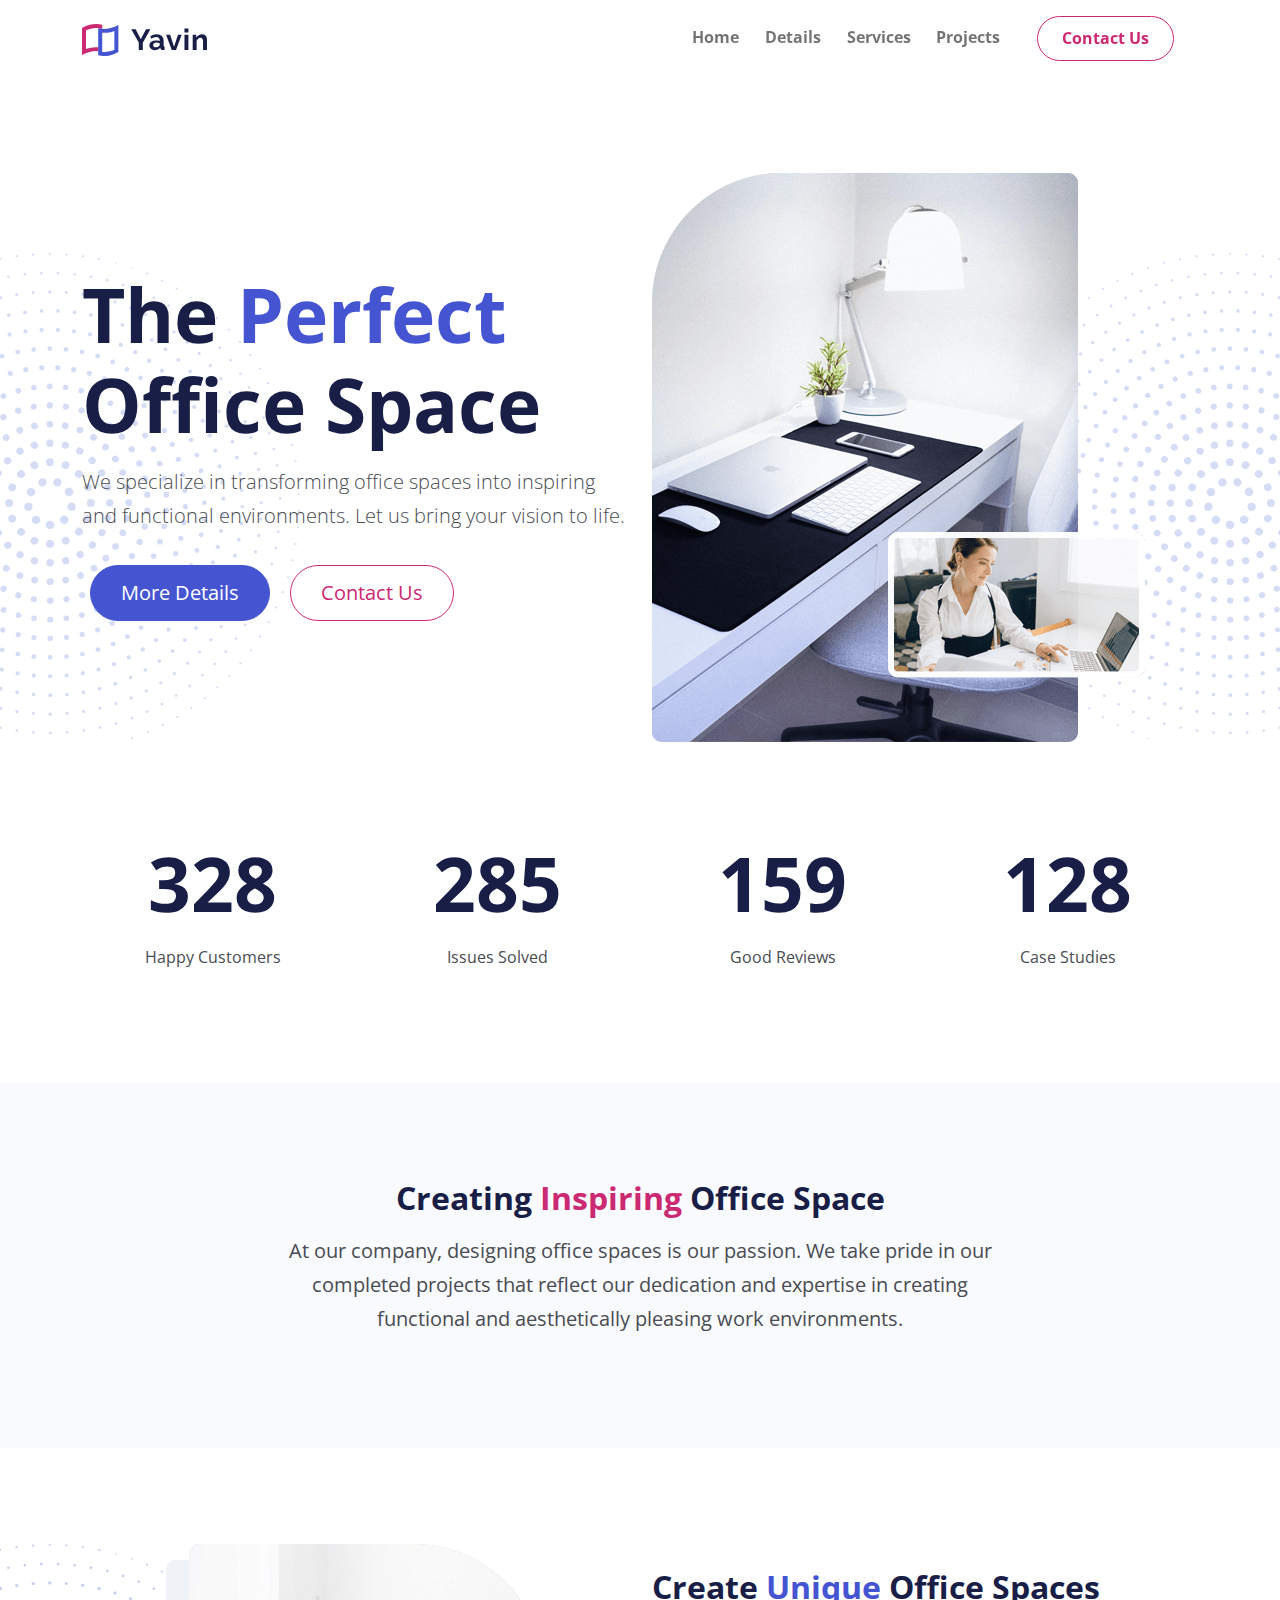
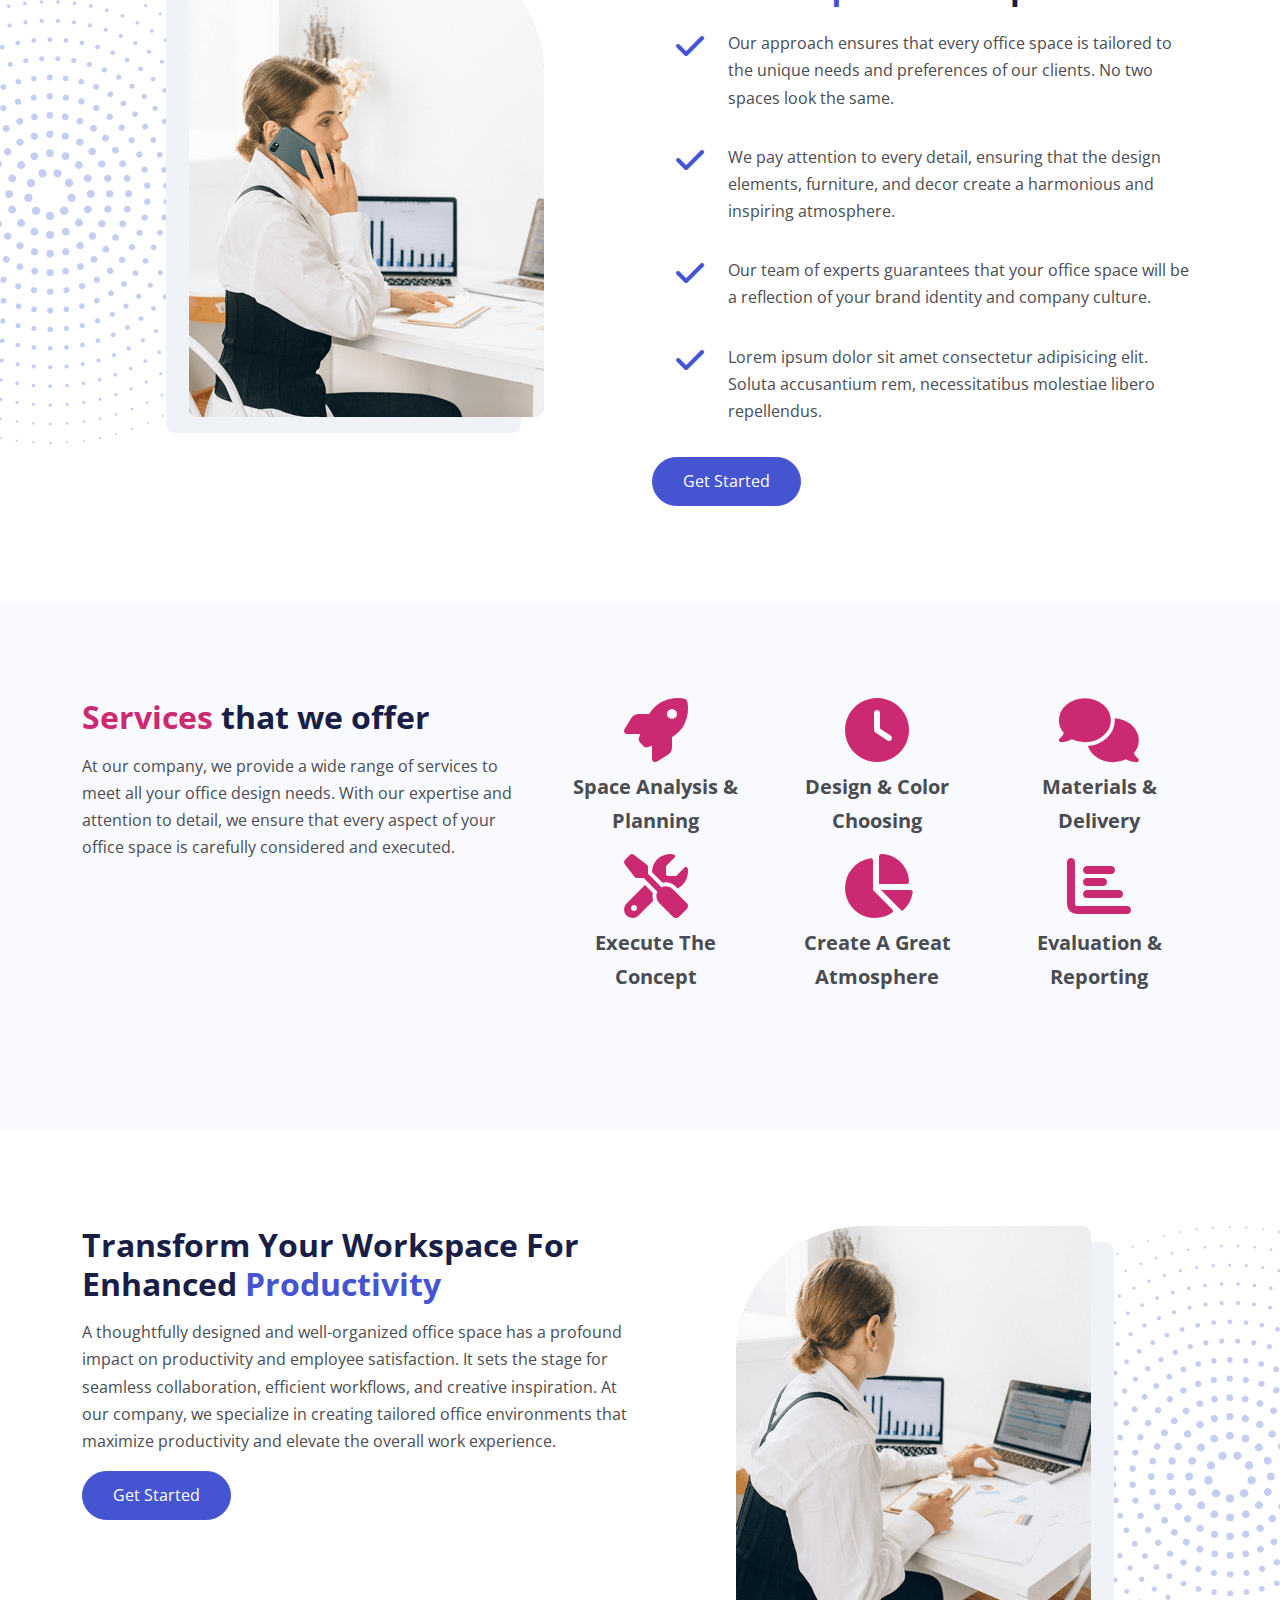
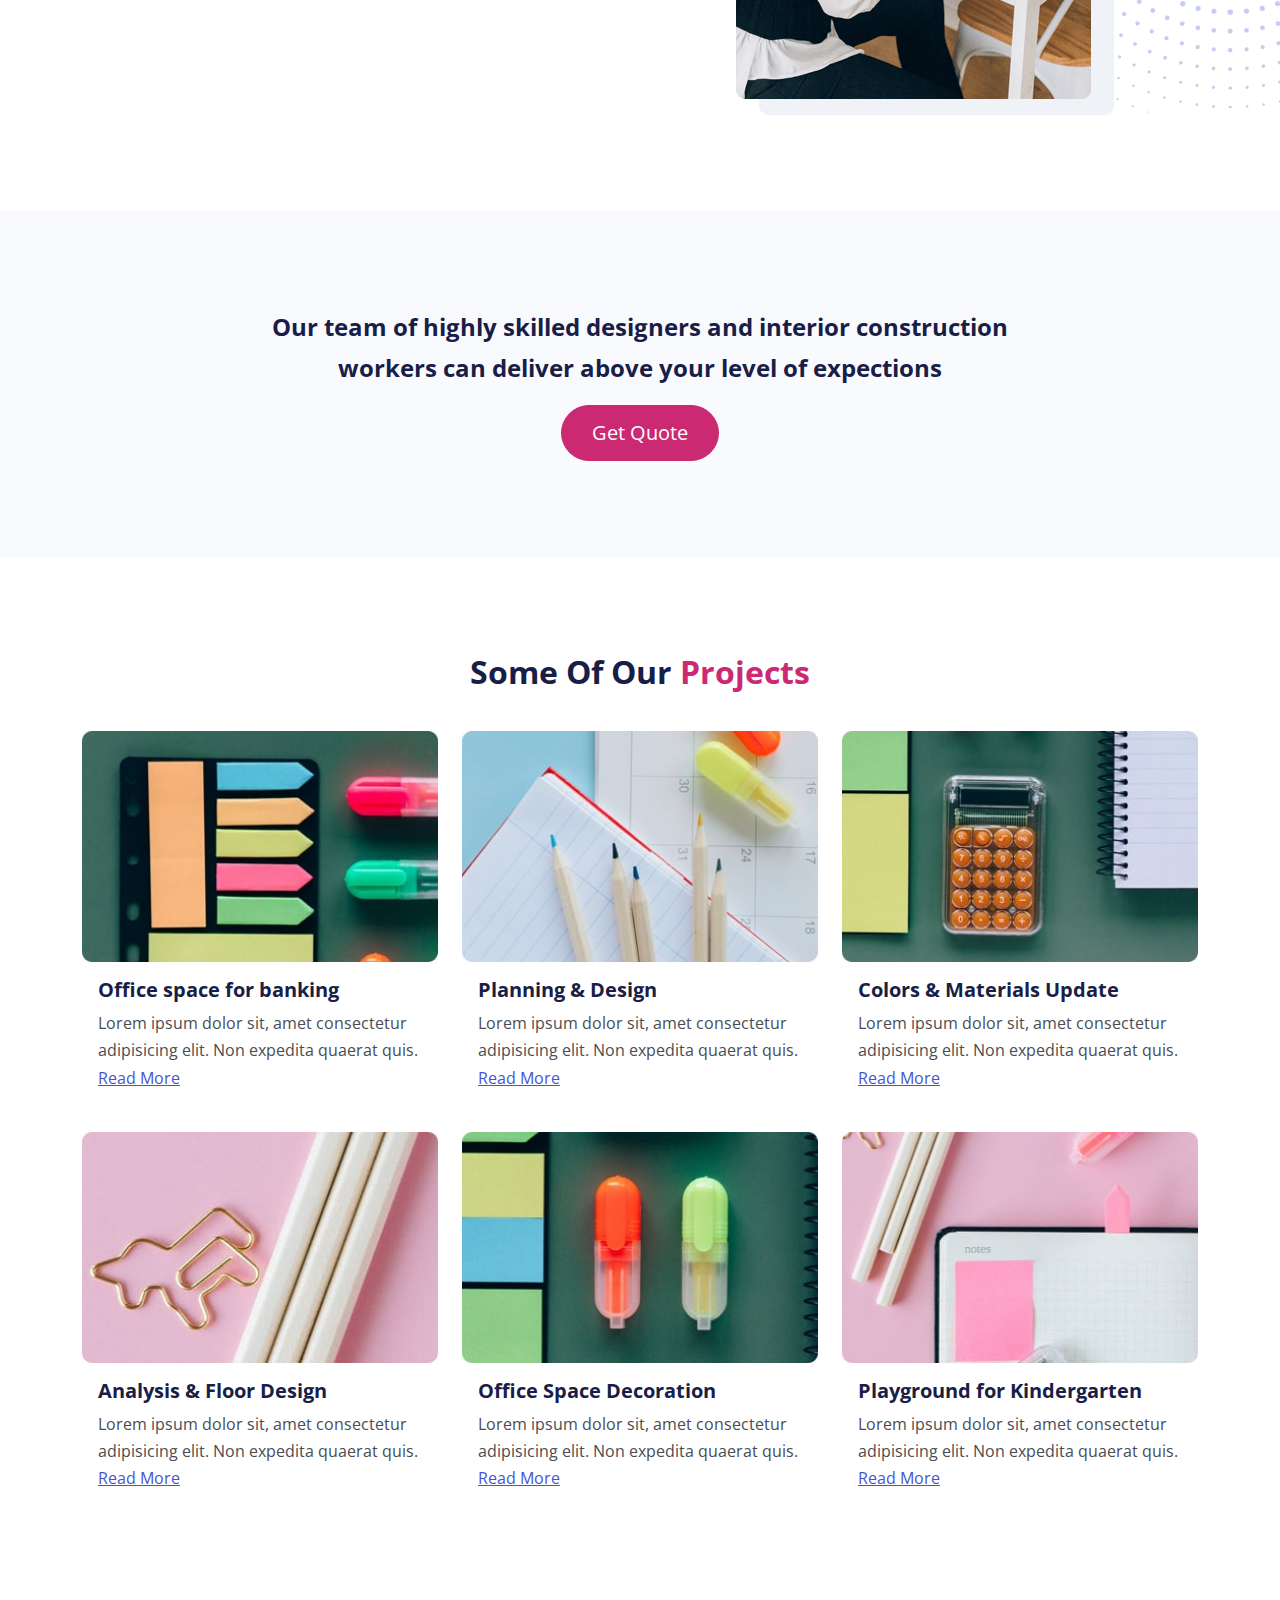
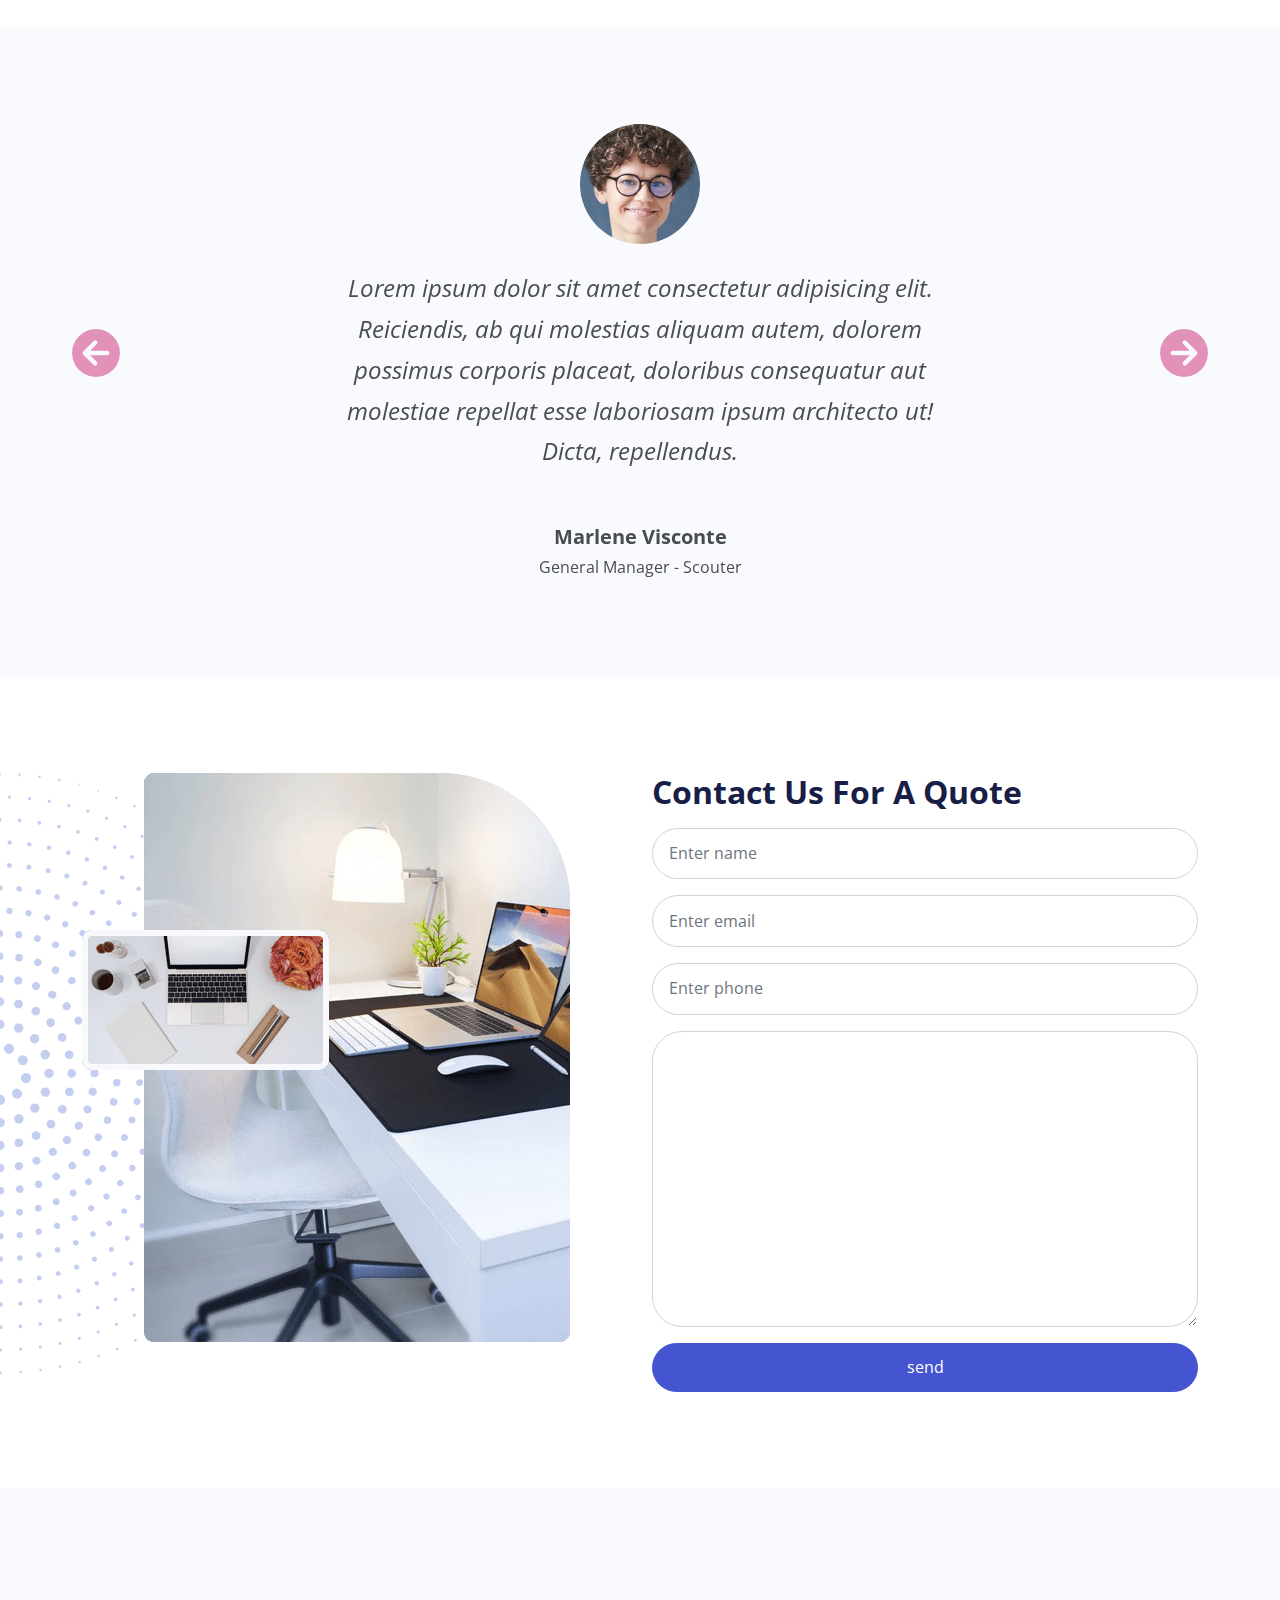
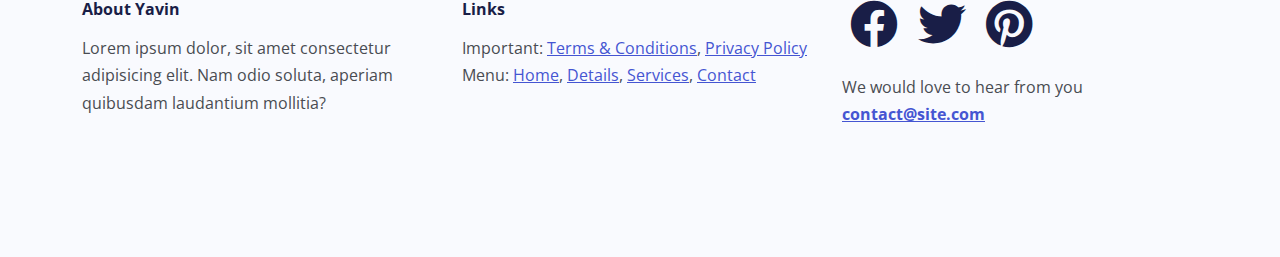
<file: index.html>
<!DOCTYPE html>
<html lang="en">
  <head>
    <meta charset="UTF-8" />
    <meta http-equiv="X-UA-Compatible" content="IE=edge" />
    <meta name="viewport" content="width=device-width, initial-scale=1.0" />
    <link rel="preconnect" href="https://fonts.googleapis.com" />
    <link rel="preconnect" href="https://fonts.gstatic.com" crossorigin />
    <link
      href="https://fonts.googleapis.com/css2?family=Open+Sans:wght@300;400;500;600;700&display=swap"
      rel="stylesheet"
    />
    <link rel="stylesheet" href="css/font-awesome.css" />
    <link rel="stylesheet" href="css/bootstrap.css" />
    <link rel="stylesheet" href="css/styles.css" />
    <link rel="icon" href="images/favicon.png" />
    <title>Yavin Office Design</title>
  </head>
  <body>
    <!-- NAVIGATION -->
    <nav class="navbar navbar-expand-lg sticky-top navbar-light">
      <div class="container">
        <a class="navbar-brand" href="#">
          <img src="images/logo.svg" alt="yavin logo" width="125" />
        </a>
        <button
          class="navbar-toggler"
          type="button"
          data-bs-toggle="collapse"
          data-bs-target="#navbarNavDropdown"
          aria-controls="navbarNavDropdown"
          aria-expanded="false"
          aria-label="Toggle navigation"
        >
          <span class="navbar-toggler-icon"></span>
        </button>
        <div class="collapse navbar-collapse" id="navbarNavDropdown">
          <ul class="navbar-nav ms-auto">
            <li class="nav-item">
              <a href="#" class="nav-link" aria-current="page">Home</a>
            </li>
            <li class="nav-item">
              <a href="#" class="nav-link">Details</a>
            </li>
            <li class="nav-item">
              <a href="#details" class="nav-link">Services</a>
            </li>
            <li class="nav-item">
              <a href="#servcies" class="nav-link">Projects</a>
            </li>
            <li class="nav-item">
              <a
                href="#contact"
                class="nav-link btn btn-outline-secondary px-4 mx-4"
                >Contact Us</a
              >
            </li>
          </ul>
        </div>
      </div>
    </nav>

    <!-- HEADER -->
    <header class="header position-relative mt-6 overflow-hidden">
      <img
        src="images/decoration-star.svg"
        alt=""
        class="decoration-star position-absolute"
      />
      <img
        src="images/decoration-star.svg"
        alt=""
        class="decoration-star-2 position-absolute"
      />
      <div class="container position-relative z-3">
        <div class="row">
          <div class="col-lg-6">
            <div class="mt-6">
              <h1 class="xl-text">
                The <span class="text-primary">Perfect</span> Office Space
              </h1>
              <p class="lead mb-4">
                We specialize in transforming office spaces into inspiring and
                functional environments. Let us bring your vision to life.
              </p>
              <a href="#introduction" class="btn btn-primary btn-lg m-2">
                More Details
              </a>
              <a href="#contact" class="btn btn-outline-secondary btn-lg m-2">
                Contact Us
              </a>
            </div>
          </div>
          <div class="col-lg-6">
            <div class="image-container">
              <img src="images/header.png" alt="" class="img-fluid" />
            </div>
          </div>
        </div>
      </div>
    </header>

    <!-- Stats -->
    <section id="stats" class="stats container">
      <div class="row my-6">
        <div class="col-md-3 col-sm-6 text-center">
          <h2 class="counter xl-text" data-target="328"></h2>
          <p>Happy Customers</p>
        </div>

        <div class="col-md-3 col-sm-6 text-center">
          <h2 class="counter xl-text" data-target="285"></h2>
          <p>Issues Solved</p>
        </div>

        <div class="col-md-3 col-sm-6 text-center">
          <h2 class="counter xl-text" data-target="159"></h2>
          <p>Good Reviews</p>
        </div>

        <div class="col-md-3 col-sm-6 text-center">
          <h2 class="counter xl-text" data-target="128"></h2>
          <p>Case Studies</p>
        </div>
      </div>
    </section>

    <!-- Introduction -->
    <section id="introduction" class="intro bg-light py-6">
      <div class="container">
        <div class="row">
          <div class="col-lg-8 offset-lg-2 text-center">
            <h2>
              Creating <span class="text-secondary">Inspiring</span> Office
              Space
            </h2>
            <p class="fs-5">
              At our company, designing office spaces is our passion. We take
              pride in our completed projects that reflect our dedication and
              expertise in creating functional and aesthetically pleasing work
              environments.
            </p>
          </div>
        </div>
      </div>
    </section>

    <!-- Details 1 -->
    <section
      id="details"
      class="details position-relative my-6 overflow-hidden"
    >
      <img
        src="images/decoration-star.svg"
        class="decoration-star position-absolute"
        alt=""
      />
      <div class="container position-relative z-3">
        <div class="row">
          <div class="col-lg-6">
            <div class="image-container d-flex justify-content-center">
              <img src="images/details-1.png" class="img-fluid" alt="" />
            </div>
          </div>
          <div class="col-lg-6">
            <div class="mt-4">
              <h2 class="mb-4">
                Create <span class="text-primary">Unique</span> Office Spaces
              </h2>
              <ul class="list-unstyled">
                <li class="d-flex mb-3">
                  <i class="fas fa-check text-primary fa-2x mx-4"></i>
                  <p>
                    Our approach ensures that every office space is tailored to
                    the unique needs and preferences of our clients. No two
                    spaces look the same.
                  </p>
                </li>
                <li class="d-flex mb-3">
                  <i class="fas fa-check text-primary fa-2x mx-4"></i>
                  <p>
                    We pay attention to every detail, ensuring that the design
                    elements, furniture, and decor create a harmonious and
                    inspiring atmosphere.
                  </p>
                </li>
                <li class="d-flex mb-3">
                  <i class="fas fa-check text-primary fa-2x mx-4"></i>
                  <p>
                    Our team of experts guarantees that your office space will
                    be a reflection of your brand identity and company culture.
                  </p>
                </li>
                <li class="d-flex mb-3">
                  <i class="fas fa-check text-primary fa-2x mx-4"></i>
                  <p>
                    Lorem ipsum dolor sit amet consectetur adipisicing elit.
                    Soluta accusantium rem, necessitatibus molestiae libero
                    repellendus.
                  </p>
                </li>
              </ul>
              <a href="article.html" class="btn btn-primary">Get Started</a>
            </div>
          </div>
        </div>
      </div>
    </section>

    <!-- Services -->
    <section id="services" class="services bg-light py-6">
      <div class="container">
        <div class="row">
          <div class="col-lg-5">
            <div class="text-container text-center text-lg-start">
              <h2>
                <span class="text-secondary">Services</span> that we offer
              </h2>
              <p>
                At our company, we provide a wide range of services to meet all
                your office design needs. With our expertise and attention to
                detail, we ensure that every aspect of your office space is
                carefully considered and executed.
              </p>
            </div>
          </div>
          <div class="col-lg-7">
            <div class="row mb-4">
              <div
                class="col-md-4 d-flex flex-column align-items-center text-center"
              >
                <i class="fas fa-rocket fa-4x text-secondary mb-2"></i>
                <p class="fs-5 fw-bold">Space Analysis &amp; Planning</p>
              </div>
              <div
                class="col-md-4 d-flex flex-column align-items-center text-center"
              >
                <i class="fas fa-clock fa-4x text-secondary mb-2"></i>
                <p class="fs-5 fw-bold">Design &amp; Color Choosing</p>
              </div>
              <div
                class="col-md-4 d-flex flex-column align-items-center text-center"
              >
                <i class="fas fa-comments fa-4x text-secondary mb-2"></i>
                <p class="fs-5 fw-bold">Materials &amp; Delivery</p>
              </div>
              <div
                class="col-md-4 d-flex flex-column align-items-center text-center"
              >
                <i class="fas fa-tools fa-4x text-secondary mb-2"></i>
                <p class="fs-5 fw-bold">Execute The Concept</p>
              </div>
              <div
                class="col-md-4 d-flex flex-column align-items-center text-center"
              >
                <i class="fas fa-chart-pie fa-4x text-secondary mb-2"></i>
                <p class="fs-5 fw-bold">Create A Great Atmosphere</p>
              </div>
              <div
                class="col-md-4 d-flex flex-column align-items-center text-center"
              >
                <i class="fas fa-chart-bar fa-4x text-secondary mb-2"></i>
                <p class="fs-5 fw-bold">Evaluation &amp; Reporting</p>
              </div>
            </div>
          </div>
        </div>
      </div>
    </section>

    <!-- Details 2 -->
    <section class="details-2 position-relative my-6 overflow-hidden">
      <img
        src="images/decoration-star.svg"
        class="decoration-star position-absolute"
        alt=""
      />
      <div class="container position-relative z-3">
        <div class="row">
          <div class="col-lg-6">
            <div class="text-container text-center text-lg-start mb-4">
              <h2>
                Transform Your Workspace For Enhanced
                <span class="text-primary">Productivity</span>
              </h2>
              <p>
                A thoughtfully designed and well-organized office space has a
                profound impact on productivity and employee satisfaction. It
                sets the stage for seamless collaboration, efficient workflows,
                and creative inspiration. At our company, we specialize in
                creating tailored office environments that maximize productivity
                and elevate the overall work experience.
              </p>
              <a href="article.html" class="btn btn-primary">Get Started</a>
            </div>
          </div>
          <div class="col-lg-6">
            <div class="image-container d-flex justify-content-center">
              <img src="images/details-2.png" class="img-fluid" alt="" />
            </div>
          </div>
        </div>
      </div>
    </section>

    <!-- Quote -->
    <section class="get-quote bg-light py-6 text-center">
      <div class="container">
        <div class="row">
          <div class="col-lg-8 offset-lg-2">
            <h4 class="lh-base">
              Our team of highly skilled designers and interior construction
              workers can deliver above your level of expections
            </h4>
            <a href="#contact" class="btn btn-secondary btn-lg">Get Quote</a>
          </div>
        </div>
      </div>
    </section>

    <!-- Projects -->
    <section id="projects" class="projects py-6">
      <div class="container">
        <h2 class="text-center pb-4">
          Some Of Our <span class="text-secondary">Projects</span>
        </h2>
        <!-- Projects Row 1-->
        <div class="row mb-4">
          <div class="col-md-4">
            <div class="card border-0">
              <img src="images/project-1.jpg" alt="" />
              <div class="card-body">
                <h5 class="card-title">Office space for banking</h5>
                <p class="card-text">
                  Lorem ipsum dolor sit, amet consectetur adipisicing elit. Non
                  expedita quaerat quis.
                  <a href="article.html">Read More</a>
                </p>
              </div>
            </div>
          </div>
          <div class="col-md-4">
            <div class="card border-0">
              <img src="images/project-2.jpg" alt="" />
              <div class="card-body">
                <h5 class="card-title">Planning &amp; Design</h5>
                <p class="card-text">
                  Lorem ipsum dolor sit, amet consectetur adipisicing elit. Non
                  expedita quaerat quis.
                  <a href="article.html">Read More</a>
                </p>
              </div>
            </div>
          </div>
          <div class="col-md-4">
            <div class="card border-0">
              <img src="images/project-3.jpg" alt="" />
              <div class="card-body">
                <h5 class="card-title">Colors &amp; Materials Update</h5>
                <p class="card-text">
                  Lorem ipsum dolor sit, amet consectetur adipisicing elit. Non
                  expedita quaerat quis.
                  <a href="article.html">Read More</a>
                </p>
              </div>
            </div>
          </div>
        </div>
        <!-- Projects Row 2-->
        <div class="row mb-4">
          <div class="col-md-4">
            <div class="card border-0">
              <img src="images/project-4.jpg" alt="" />
              <div class="card-body">
                <h5 class="card-title">Analysis &amp; Floor Design</h5>
                <p class="card-text">
                  Lorem ipsum dolor sit, amet consectetur adipisicing elit. Non
                  expedita quaerat quis.
                  <a href="article.html">Read More</a>
                </p>
              </div>
            </div>
          </div>
          <div class="col-md-4">
            <div class="card border-0">
              <img src="images/project-5.jpg" alt="" />
              <div class="card-body">
                <h5 class="card-title">Office Space Decoration</h5>
                <p class="card-text">
                  Lorem ipsum dolor sit, amet consectetur adipisicing elit. Non
                  expedita quaerat quis.
                  <a href="article.html">Read More</a>
                </p>
              </div>
            </div>
          </div>
          <div class="col-md-4">
            <div class="card border-0">
              <img src="images/project-6.jpg" alt="" />
              <div class="card-body">
                <h5 class="card-title">Playground for Kindergarten</h5>
                <p class="card-text">
                  Lorem ipsum dolor sit, amet consectetur adipisicing elit. Non
                  expedita quaerat quis.
                  <a href="article.html">Read More</a>
                </p>
              </div>
            </div>
          </div>
        </div>
      </div>
    </section>

    <!-- Testimonials -->
    <section id="testimonials" class="textimonials bg-light py-6">
      <div id="testimonialCarousel" class="carousel slide">
        <div class="carousel-inner">
          <!-- Slide 1 -->
          <div class="carousel-item active">
            <div
              class="d-flex flex-column justify-content-center align-items-center text-center"
            >
              <img
                src="images/testimonial-1.jpg"
                alt=""
                class="rounded-circle"
                width="120"
              />
              <p class="w-50 my-4 fst-italic fs-4 mb-4">
                Lorem ipsum dolor sit amet consectetur adipisicing elit.
                Reiciendis, ab qui molestias aliquam autem, dolorem possimus
                corporis placeat, doloribus consequatur aut molestiae repellat
                esse laboriosam ipsum architecto ut! Dicta, repellendus.
              </p>
              <div class="fw-bold fs-5 mt-4">Marlene Visconte</div>
              <div>General Manager - Scouter</div>
            </div>
          </div>
          <!-- Slide 2 -->
          <div class="carousel-item">
            <div
              class="d-flex flex-column justify-content-center align-items-center text-center"
            >
              <img
                src="images/testimonial-2.jpg"
                alt=""
                class="rounded-circle"
                width="120"
              />
              <p class="w-50 my-4 fst-italic fs-4 mb-4">
                Lorem ipsum dolor sit amet consectetur adipisicing elit.
                Reiciendis, ab qui molestias aliquam autem, dolorem possimus
                corporis placeat, doloribus consequatur aut molestiae repellat
                esse laboriosam ipsum architecto ut! Dicta, repellendus.
              </p>
              <div class="fw-bold fs-5 mt-4">John Spiker</div>
              <div>Team Leader - Vanquish</div>
            </div>
          </div>
          <!-- Slide 3 -->
          <div class="carousel-item">
            <div
              class="d-flex flex-column justify-content-center align-items-center text-center"
            >
              <img
                src="images/testimonial-3.jpg"
                alt=""
                class="rounded-circle"
                width="120"
              />
              <p class="w-50 my-4 fst-italic fs-4 mb-4">
                Lorem ipsum dolor sit amet consectetur adipisicing elit.
                Reiciendis, ab qui molestias aliquam autem, dolorem possimus
                corporis placeat, doloribus consequatur aut molestiae repellat
                esse laboriosam ipsum architecto ut! Dicta, repellendus.
              </p>
              <div class="fw-bold fs-5 mt-4">Stella Virtuoso</div>
              <div>Design Chief - Bikergirl</div>
            </div>
          </div>
        </div>
        <button
          class="carousel-control-prev"
          type="button"
          data-bs-target="#testimonialCarousel"
          data-bs-slide="prev"
        >
          <i class="fas fa-arrow-circle-left fa-3x text-secondary"></i>
        </button>
        <button
          class="carousel-control-next"
          type="button"
          data-bs-target="#testimonialCarousel"
          data-bs-slide="next"
        >
          <i class="fas fa-arrow-circle-right fa-3x text-secondary"></i>
        </button>
      </div>
    </section>

    <!-- Contact -->
    <section id="contact" class="contact my-6 position-relative">
      <img
        src="images/decoration-star.svg"
        alt=""
        class="decoration-star position-absolute"
      />

      <div class="container position-relative z-index-3">
        <div class="row">
          <div class="col-lg-6 d-none d-md-block">
            <div class="image-container">
              <img src="images/contact.png" class="img-fluid" alt="" />
            </div>
          </div>
          <div class="col-lg-6">
            <div class="text-container">
              <h2>Contact Us For A Quote</h2>

              <form>
                <div class="mb-3">
                  <input
                    type="text"
                    class="form-control"
                    placeholder="Enter name"
                  />
                </div>
                <div class="mb-3">
                  <input
                    type="email"
                    class="form-control"
                    placeholder="Enter email"
                  />
                </div>
                <div class="mb-3">
                  <input
                    type="text"
                    class="form-control"
                    placeholder="Enter phone"
                  />
                </div>
                <div class="mb-3">
                  <textarea
                    rows="10"
                    class="form-control"
                    placeholder="Enter message"
                  >
                  </textarea>
                </div>
                <div class="d-grid gap-2">
                  <input
                    type="submit"
                    value="send"
                    class="btn btn-primary btn-block"
                  />
                </div>
              </form>
            </div>
          </div>
        </div>
      </div>
    </section>

    <!-- FOOTER -->
    <footer class="footer bg-light py-6">
      <div class="container">
        <div class="row">
          <div class="col-md-4 my-3">
            <h6>About Yavin</h6>
            <p>
              Lorem ipsum dolor, sit amet consectetur adipisicing elit. Nam odio
              soluta, aperiam quibusdam laudantium mollitia?
            </p>
          </div>
          <div class="col-md-4 my-3">
            <h6>Links</h6>
            <ul class="list-unstyled">
              <li>
                Important: <a href="#">Terms &amp; Conditions</a>,
                <a href="#">Privacy Policy</a>
              </li>
              <li>
                Menu: <a href="#">Home</a>, <a href="#details">Details</a>,
                <a href="#service">Services</a>,
                <a href="#contact">Contact</a>
              </li>
            </ul>
          </div>
          <div class="col-md-4 my-3">
            <div class="mb-4">
              <a href="#" class="text-decoration-none">
                <i class="fab fa-facebook fa-3x text-dark mx-2"></i>
              </a>
              <a href="#" class="text-decoration-none">
                <i class="fab fa-twitter fa-3x text-dark mx-2"></i>
              </a>
              <a href="#" class="text-decoration-none">
                <i class="fab fa-pinterest fa-3x text-dark mx-2"></i>
              </a>
            </div>
            <p>
              We would love to hear from you
              <a href="mailto:contact@site.com"
                ><strong>contact@site.com</strong></a
              >
            </p>
          </div>
        </div>
      </div>
    </footer>

    <button id="to-top" class="to-top-btn">
      <img src="images/up-arrow.png" alt="" />
    </button>
    <script src="js/bootstrap.bundle.min.js"></script>
    <script src="js/script.js"></script>
  </body>
</html>
</file>
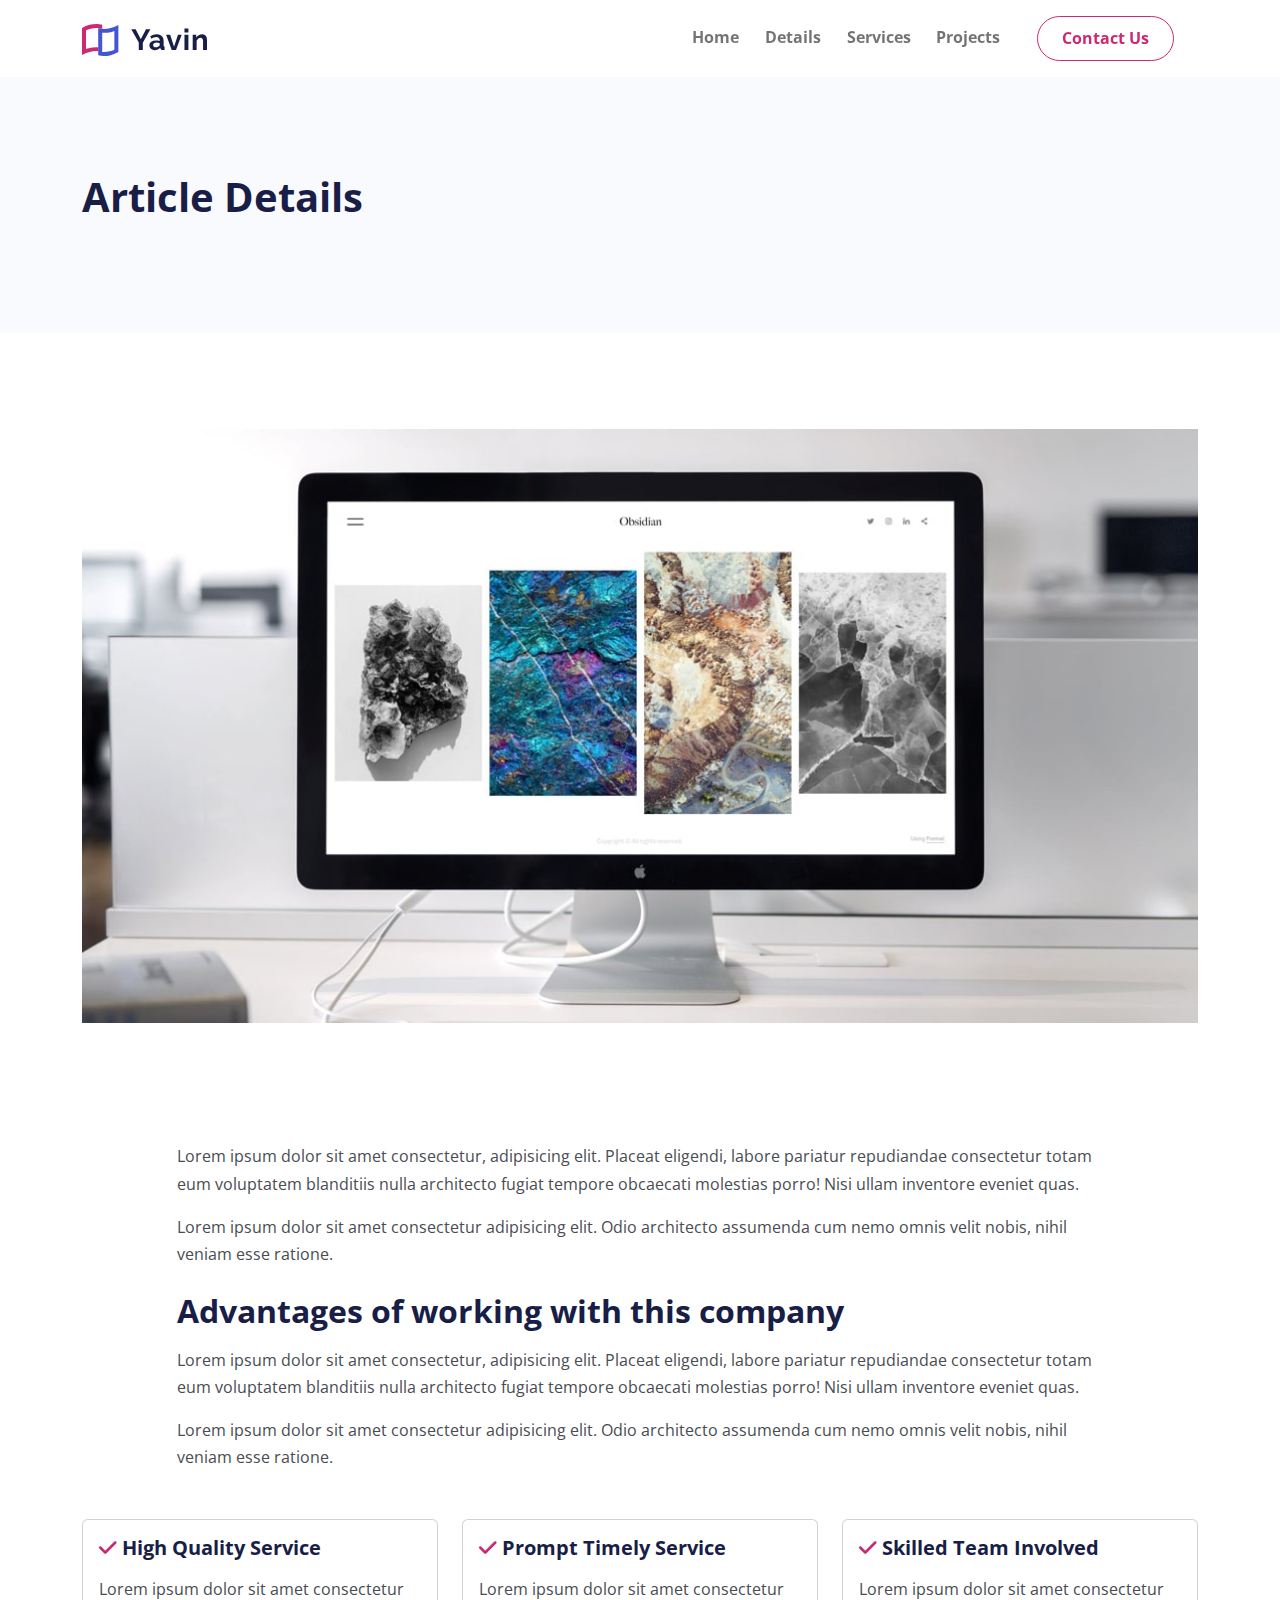
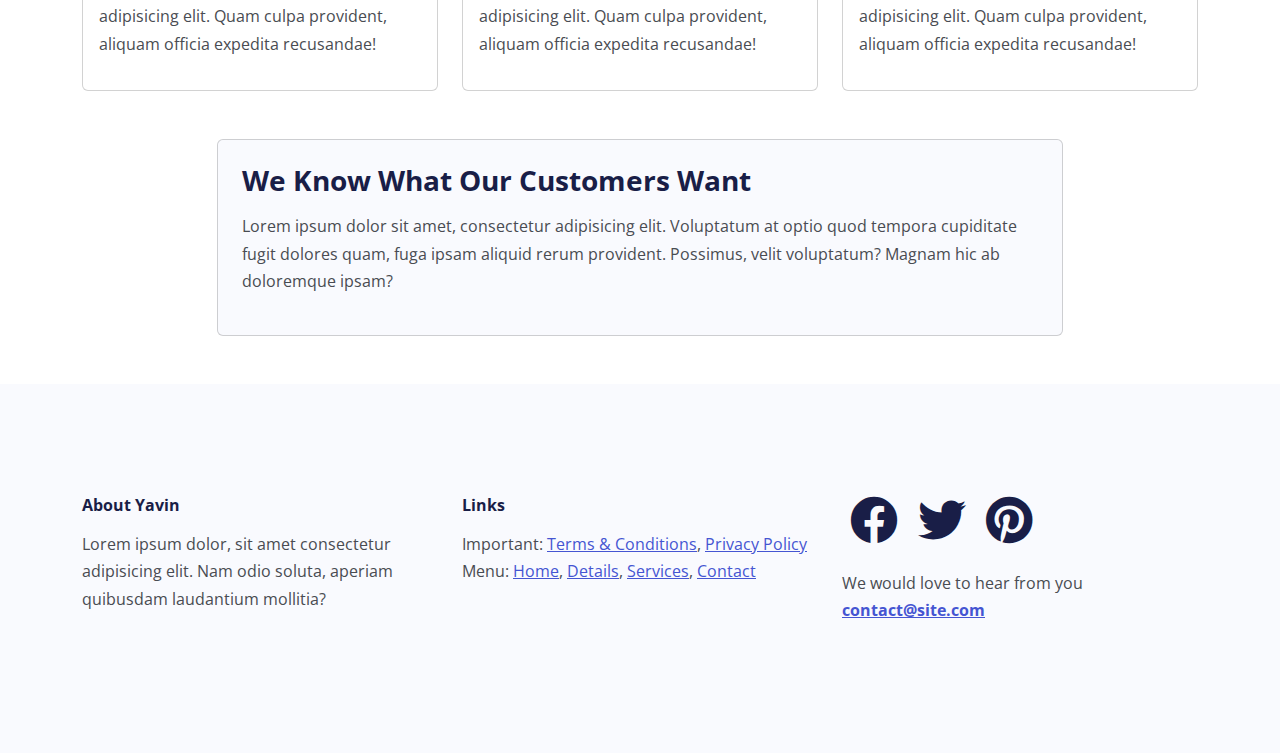
<file: article.html>
<!DOCTYPE html>
<html lang="en">
  <head>
    <meta charset="UTF-8" />
    <meta http-equiv="X-UA-Compatible" content="IE=edge" />
    <meta name="viewport" content="width=device-width, initial-scale=1.0" />
    <link rel="preconnect" href="https://fonts.googleapis.com" />
    <link rel="preconnect" href="https://fonts.gstatic.com" crossorigin />
    <link
      href="https://fonts.googleapis.com/css2?family=Open+Sans:wght@300;400;500;600;700&display=swap"
      rel="stylesheet"
    />
    <link rel="stylesheet" href="css/font-awesome.css" />
    <link rel="stylesheet" href="css/bootstrap.css" />
    <link rel="stylesheet" href="css/styles.css" />
    <link rel="icon" href="images/favicon.png" />
    <title>Yavin Office Design</title>
  </head>
  <body>
    <!-- NAVIGATION -->
    <nav class="navbar navbar-expand-lg sticky-top navbar-light">
      <div class="container">
        <a class="navbar-brand" href="#">
          <img src="images/logo.svg" alt="yavin logo" width="125" />
        </a>
        <button
          class="navbar-toggler"
          type="button"
          data-bs-toggle="collapse"
          data-bs-target="#navbarNavDropdown"
          aria-controls="navbarNavDropdown"
          aria-expanded="false"
          aria-label="Toggle navigation"
        >
          <span class="navbar-toggler-icon"></span>
        </button>
        <div class="collapse navbar-collapse" id="navbarNavDropdown">
          <ul class="navbar-nav ms-auto">
            <li class="nav-item">
              <a href="index.html" class="nav-link" aria-current="page">Home</a>
            </li>
            <li class="nav-item">
              <a href="#" class="nav-link">Details</a>
            </li>
            <li class="nav-item">
              <a href="#details" class="nav-link">Services</a>
            </li>
            <li class="nav-item">
              <a href="#servcies" class="nav-link">Projects</a>
            </li>
            <li class="nav-item">
              <a
                href="#contact"
                class="nav-link btn btn-outline-secondary px-4 mx-4"
                >Contact Us</a
              >
            </li>
          </ul>
        </div>
      </div>
    </nav>

    <!-- Header -->
    <header class="bg-light py-6">
      <div class="container">
        <h1>Article Details</h1>
      </div>
    </header>

    <!-- Image -->
    <section>
      <div class="container">
        <img src="images/article-details-large.jpg" alt="" class="w-100 my-6" />
      </div>
    </section>

    <!-- Main Text -->
    <section class="pt-4">
      <div class="container">
        <div class="row">
          <div class="col-lg-10 offset-lg-1">
            <p>
              Lorem ipsum dolor sit amet consectetur, adipisicing elit. Placeat
              eligendi, labore pariatur repudiandae consectetur totam eum
              voluptatem blanditiis nulla architecto fugiat tempore obcaecati
              molestias porro! Nisi ullam inventore eveniet quas.
            </p>

            <p class="mb-4">
              Lorem ipsum dolor sit amet consectetur adipisicing elit. Odio
              architecto assumenda cum nemo omnis velit nobis, nihil veniam esse
              ratione.
            </p>

            <h2 class="mb-3">Advantages of working with this company</h2>
            <p>
              Lorem ipsum dolor sit amet consectetur, adipisicing elit. Placeat
              eligendi, labore pariatur repudiandae consectetur totam eum
              voluptatem blanditiis nulla architecto fugiat tempore obcaecati
              molestias porro! Nisi ullam inventore eveniet quas.
            </p>

            <p class="mb-4">
              Lorem ipsum dolor sit amet consectetur adipisicing elit. Odio
              architecto assumenda cum nemo omnis velit nobis, nihil veniam esse
              ratione.
            </p>
          </div>
        </div>
      </div>
    </section>

    <!-- Cards -->
    <section class="my-4">
      <div class="container">
        <div class="row">
          <div class="col-md-4">
            <div class="card">
              <div class="card-body">
                <h5>
                  <i class="fas fa-check text-secondary"></i> High Quality
                  Service
                </h5>
                <p>
                  Lorem ipsum dolor sit amet consectetur adipisicing elit. Quam
                  culpa provident, aliquam officia expedita recusandae!
                </p>
              </div>
            </div>
          </div>
          <div class="col-md-4">
            <div class="card">
              <div class="card-body">
                <h5>
                  <i class="fas fa-check text-secondary"></i> Prompt Timely
                  Service
                </h5>
                <p>
                  Lorem ipsum dolor sit amet consectetur adipisicing elit. Quam
                  culpa provident, aliquam officia expedita recusandae!
                </p>
              </div>
            </div>
          </div>
          <div class="col-md-4">
            <div class="card">
              <div class="card-body">
                <h5>
                  <i class="fas fa-check text-secondary"></i> Skilled Team
                  Involved
                </h5>
                <p>
                  Lorem ipsum dolor sit amet consectetur adipisicing elit. Quam
                  culpa provident, aliquam officia expedita recusandae!
                </p>
              </div>
            </div>
          </div>
        </div>
      </div>
    </section>

    <!-- Box Text -->
    <section class="my-5">
      <div class="row">
        <div class="col-lg-8 offset-lg-2">
          <div class="card bg-light rounded-2 border-2 fs-6">
            <div class="card-body p-4">
              <h3>We Know What Our Customers Want</h3>
              <p>
                Lorem ipsum dolor sit amet, consectetur adipisicing elit.
                Voluptatum at optio quod tempora cupiditate fugit dolores quam,
                fuga ipsam aliquid rerum provident. Possimus, velit voluptatum?
                Magnam hic ab doloremque ipsam?
              </p>
            </div>
          </div>
        </div>
      </div>
    </section>

    <!-- FOOTER -->
    <footer class="footer bg-light py-6">
      <div class="container">
        <div class="row">
          <div class="col-md-4 my-3">
            <h6>About Yavin</h6>
            <p>
              Lorem ipsum dolor, sit amet consectetur adipisicing elit. Nam odio
              soluta, aperiam quibusdam laudantium mollitia?
            </p>
          </div>
          <div class="col-md-4 my-3">
            <h6>Links</h6>
            <ul class="list-unstyled">
              <li>
                Important: <a href="#">Terms &amp; Conditions</a>,
                <a href="#">Privacy Policy</a>
              </li>
              <li>
                Menu: <a href="#">Home</a>, <a href="#details">Details</a>,
                <a href="#service">Services</a>,
                <a href="#contact">Contact</a>
              </li>
            </ul>
          </div>
          <div class="col-md-4 my-3">
            <div class="mb-4">
              <a href="#" class="text-decoration-none">
                <i class="fab fa-facebook fa-3x text-dark mx-2"></i>
              </a>
              <a href="#" class="text-decoration-none">
                <i class="fab fa-twitter fa-3x text-dark mx-2"></i>
              </a>
              <a href="#" class="text-decoration-none">
                <i class="fab fa-pinterest fa-3x text-dark mx-2"></i>
              </a>
            </div>
            <p>
              We would love to hear from you
              <a href="mailto:contact@site.com"
                ><strong>contact@site.com</strong></a
              >
            </p>
          </div>
        </div>
      </div>
    </footer>

    <button id="to-top" class="to-top-btn">
      <img src="images/up-arrow.png" alt="" />
    </button>

    <script src="js/bootstrap.bundle.min.js"></script>
    <script src="js/script.js"></script>
  </body>
</html>
</file>
<file: css/styles.css>
.xl-text {
  font-size: 4.6875rem;
}

.navbar-sticky {
  background: #fff;
  opacity: 0.9;
  box-shadow: 0 0 10px rgba(0, 0, 0, 0.5);
}

.navbar {
  transition: all 0.5s ease-in-out;
}

.btn-outline-secondary {
  color: var(--bs-secondary);
}

.btn-outline-secondary:hover, .btn-outline-secondary:focus {
  color: #fff;
}

.header .decoration-star {
  top: 5rem;
  left: -12.5rem;
  width: 31.25rem;
  opacity: 0.7;
}

.header .decoration-star-2 {
  top: 5rem;
  right: -12.5rem;
  width: 31.25rem;
  opacity: 0.7;
}

.details .decoration-star {
  left: -12.5rem;
  width: 500px;
}

.details-2 .decoration-star {
  right: -12.5rem;
  width: 31.25rem;
}

.contact .decoration-star {
  left: -300px;
  width: 600px;
}

.to-top-btn {
  position: fixed;
  z-index: 20;
  bottom: 20px;
  right: 20px;
  opacity: 0;
  width: 52px;
  height: 52px;
  border: none;
  border-radius: 50%;
  outline: none;
  background-color: #44434a;
  cursor: pointer;
  transition: all 0.5s ease-in-out;
}

.to-top-btn:hover {
  background-color: #1d1d21;
}

.to-top-btn img {
  margin-bottom: 0.25rem;
  width: 18px;
}

.show {
  opacity: 1;
}

@media (max-width: 992px) {
  .xl-text {
    font-size: 3.125rem;
  }
  .navbar .btn-outline-secondary {
    margin-top: 1.25rem;
  }
  .header {
    margin-top: 0px !important;
    text-align: center;
  }
  .header .decoration-star {
    left: -6.25rem;
    width: 15.625rem;
  }
  .header .decoration-star-2 {
    right: -6.25rem;
    width: 15.625rem;
  }
  .header .image-container {
    margin-top: 1.875rem;
  }
  .services .col-md-4 {
    border-bottom: 1px solid #ccc;
    margin: 0.625rem 0;
  }
  .details-2 {
    margin-top: 20px !important;
  }
  .details-2 .decoration-star {
    top: 18.75rem;
  }
}
</file>
